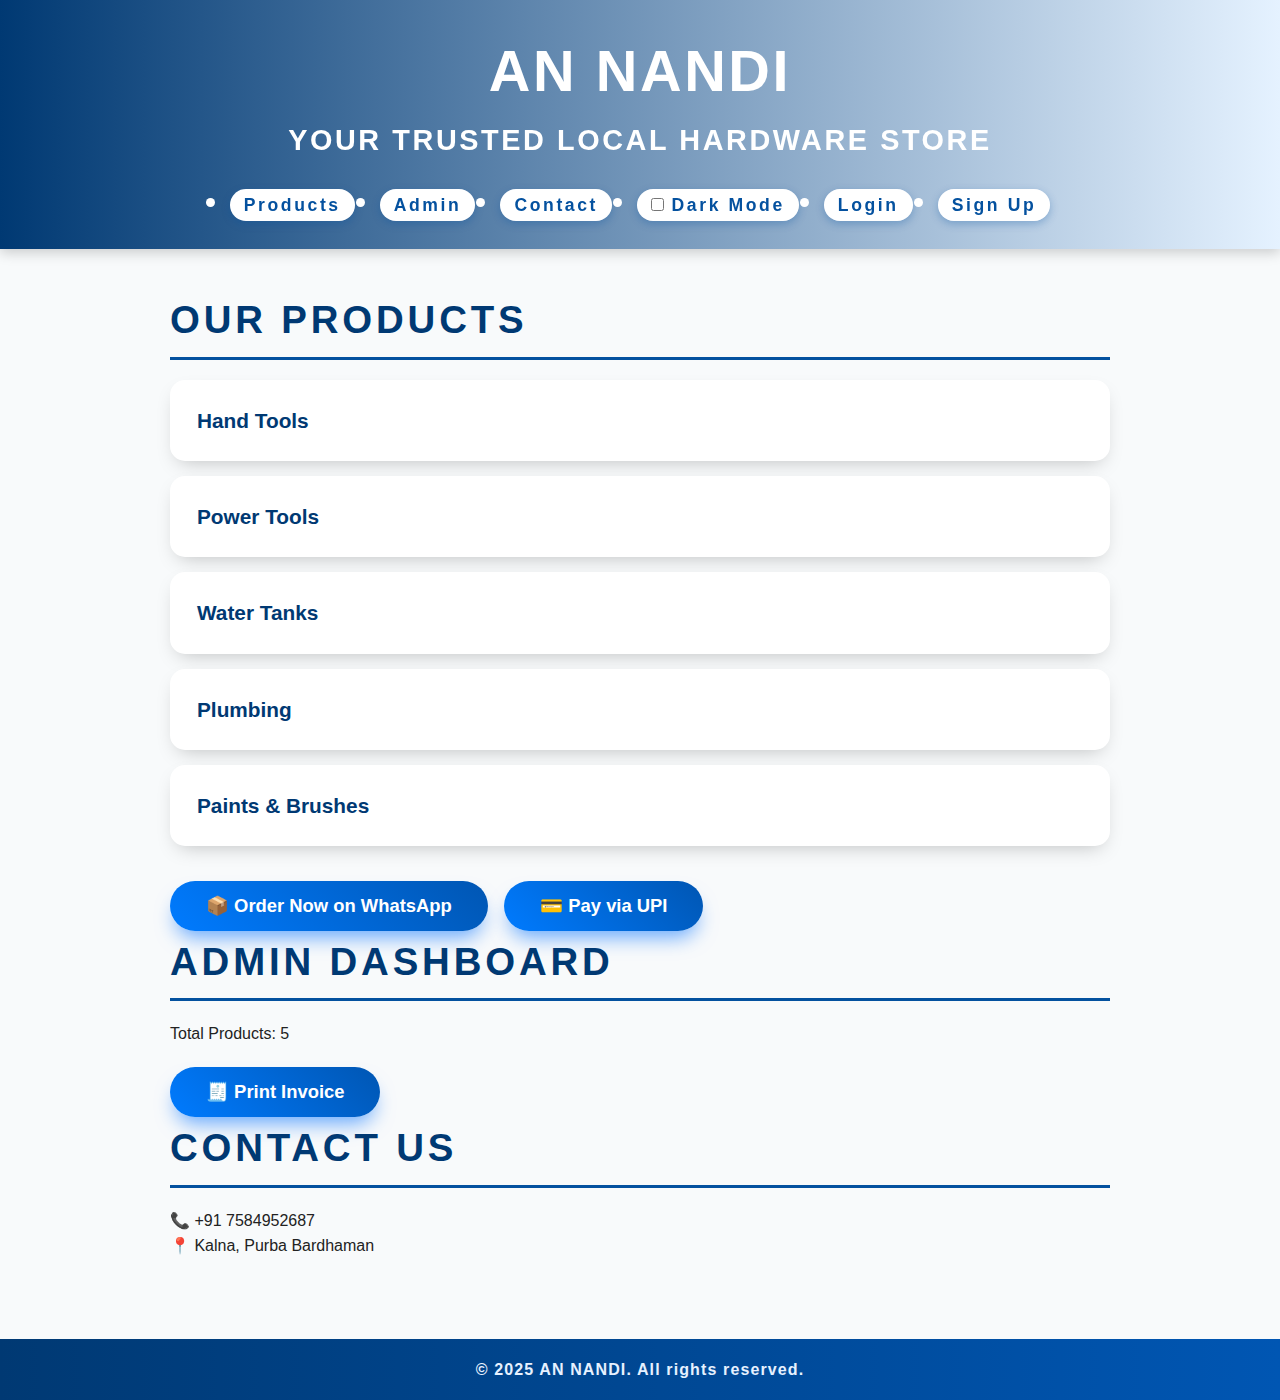
<file: index.html>
<!DOCTYPE html>
<html lang="en">
<head>
  <meta charset="UTF-8" />
  <meta name="viewport" content="width=device-width, initial-scale=1" />
  <title>AN NANDI</title>
  <meta name="description" content="AN NANDI - Your Trusted Local Hardware Store providing tools, plumbing, electrical goods, paints, and accessories." />
  <meta name="keywords" content="hardware store, tools, plumbing, electrical goods, paints, accessories, local store" />
  <link rel="stylesheet" href="style.css" />
</head>
<body>

  <header>
    <h1>AN NANDI</h1>
    <p>Your Trusted Local Hardware Store</p>
    <nav>
      <ul>
        <li><a href="#products">Products</a></li>
        <li><a href="#admin">Admin</a></li>
        <li><a href="#contact">Contact</a></li>
        <li>
          <label><input type="checkbox" id="themeSwitcher" /> Dark Mode</label>
        </li>
        <li><a href="login.html">Login</a></li>
        <li><a href="signup.html">Sign Up</a></li>
      </ul>
    </nav>
  </header>

  <main>
    <section id="products">
      <h2>Our Products</h2>
      <div class="product-card" tabindex="0" role="button" data-product="handTools">Hand Tools</div>
      <div class="product-card" tabindex="0" role="button" data-product="powerTools">Power Tools</div>
      <div class="product-card" tabindex="0" role="button" data-product="waterTanks">Water Tanks</div>
      <div class="product-card" tabindex="0" role="button" data-product="plumbingMaterials">Plumbing</div>
      <div class="product-card" tabindex="0" role="button" data-product="paintsBrushes">Paints & Brushes</div>

      <button onclick="orderNow()">📦 Order Now on WhatsApp</button>
      <button onclick="payOnline()">💳 Pay via UPI</button>
    </section>

    <section id="admin">
      <h2>Admin Dashboard</h2>
      <p>Total Products: <span id="totalProducts">5</span></p>
      <button onclick="printInvoice()">🧾 Print Invoice</button>
    </section>

    <section id="contact">
      <h2>Contact Us</h2>
      <p>📞 +91 7584952687</p>
      <p>📍 Kalna, Purba Bardhaman</p>
    </section>
  </main>

  <!-- Product Modal -->
  <div id="productModal" class="modal" hidden aria-modal="true" role="dialog" aria-labelledby="modalTitle" aria-describedby="modalDesc">
    <div class="modal-content">
      <button class="close-btn" aria-label="Close modal">&times;</button>
      <h2 id="modalTitle"></h2>
      <div id="modalDesc"></div>
      <div id="modalLinks"></div>
    </div>
    <div class="modal-overlay"></div>
  </div>

  <footer>
    <p>&copy; 2025 AN NANDI. All rights reserved.</p>
  </footer>

  <script src="script.js"></script>
</body>
</html>
</file>
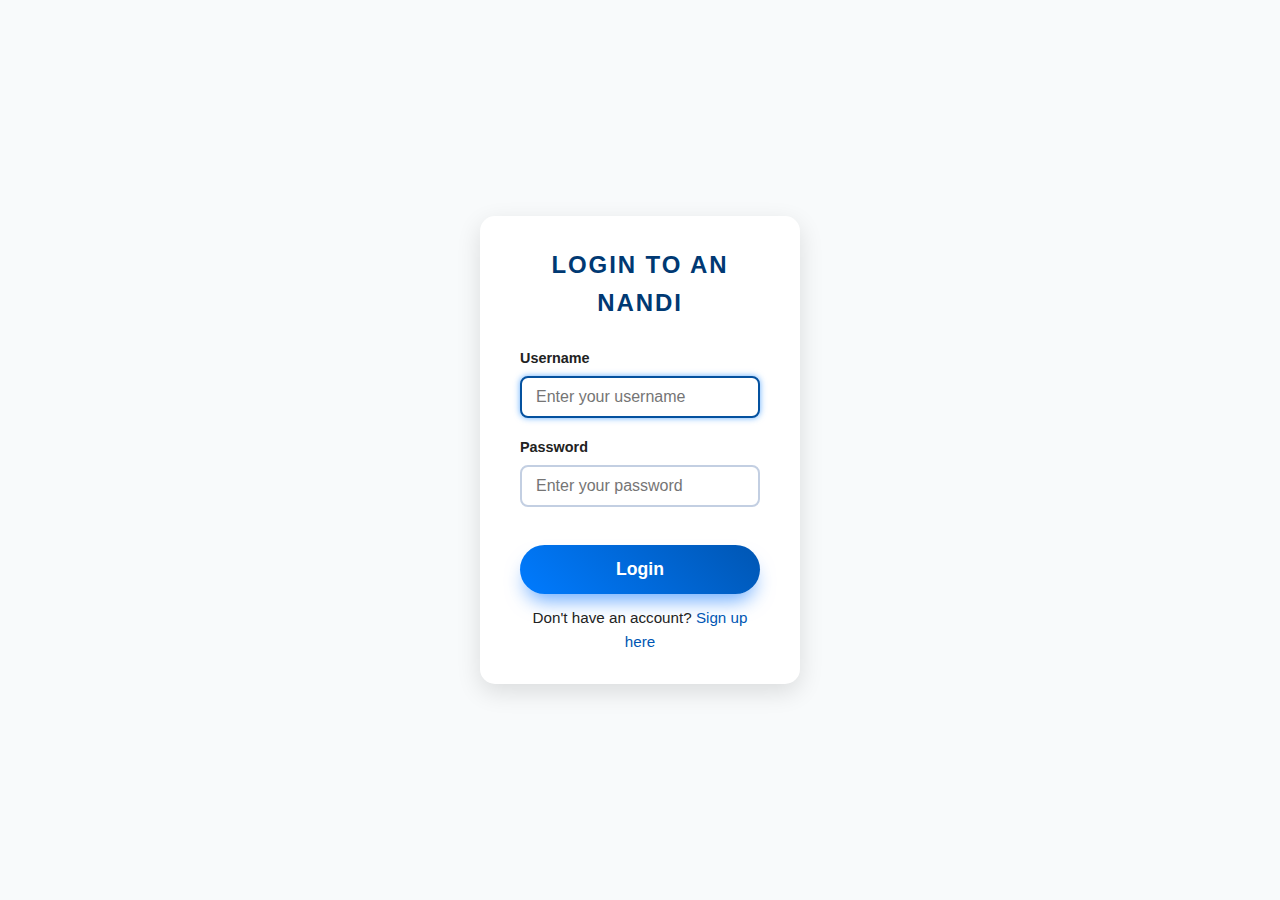
<file: dashboard.html>
<!DOCTYPE html>
<html lang="en">
<head>
  <meta charset="UTF-8" />
  <meta name="viewport" content="width=device-width, initial-scale=1" />
  <title>Dashboard - AN NANDI</title>
  <link rel="stylesheet" href="style.css" />
  <style>
    main {
      max-width: 720px;
      margin: 40px auto 80px;
      padding: 0 20px;
    }
    h1 {
      text-align: center;
      color: #003973;
      text-transform: uppercase;
      letter-spacing: 0.1em;
      margin-bottom: 8px;
      font-weight: 700;
    }
    p.welcome-msg {
      text-align: center;
      margin-bottom: 24px;
      font-size: 1.2rem;
      color: #04519f;
      font-weight: 600;
    }
    body.dark-mode main h1,
    body.dark-mode main p.welcome-msg {
      color: #a2c6ff;
    }
    table {
      width: 100%;
      border-collapse: collapse;
      box-shadow: 0 8px 20px rgba(0,0,0,0.1);
      border-radius: 12px;
      overflow: hidden;
    }
    thead {
      background: #04519f;
      color: white;
      font-weight: 700;
    }
    tr:nth-child(even) {
      background: #f5f9ff;
    }
    td, th {
      padding: 14px 18px;
      border-bottom: 1px solid #ddd;
      text-align: center;
      font-size: 1rem;
    }
    button.logout {
      margin-top: 30px;
      background: #d9534f;
      border-radius: 35px;
      width: 140px;
      color: white;
      font-weight: 700;
      font-size: 1.1rem;
      padding: 12px 20px;
      border: none;
      cursor: pointer;
      box-shadow: 0 8px 15px -4px rgba(217,83,79,0.7);
      transition: background-color 0.3s ease, box-shadow 0.3s ease;
      display: block;
      margin-left: auto;
      margin-right: auto;
      user-select: none;
    }
    button.logout:hover,
    button.logout:focus {
      background: #c9302c;
      box-shadow: 0 15px 30px -7px rgba(217,83,79,0.9);
      outline: none;
    }
    @media (max-width: 540px) {
      td, th {
        font-size: 0.9rem;
        padding: 12px 10px;
      }
      button.logout {
        width: 100%;
      }
    }
  </style>
</head>
<body>
  <main>
    <h1>Your Purchase History</h1>
    <p class="welcome-msg">Welcome, <span id="welcomeUser"></span>!</p>
    <table id="historyTable" aria-label="Purchase history table">
      <thead>
        <tr>
          <th>Order ID</th>
          <th>Product</th>
          <th>Date</th>
          <th>Amount</th>
        </tr>
      </thead>
      <tbody>
        <!-- Filled dynamically -->
      </tbody>
    </table>

    <button class="logout" id="logoutBtn">Logout</button>
  </main>

  <script>
    // Redirect to login if not logged in
    const username = localStorage.getItem("loggedInUser");
    if (!username) {
      alert("You need to login first.");
      window.location.href = "login.html";
    }

    document.getElementById('welcomeUser').textContent = username || "";

    // Render purchase history
    const history = JSON.parse(localStorage.getItem("purchaseHistory")) || [];
    const tbody = document.querySelector("#historyTable tbody");

    if (history.length === 0) {
      tbody.innerHTML = '<tr><td colspan="4" style="text-align:center; font-style: italic;">No purchase history found.</td></tr>';
    } else {
      history.forEach(item => {
        const row = document.createElement("tr");
        row.innerHTML = `
          <td>${item.id}</td>
          <td>${item.product}</td>
          <td>${item.date}</td>
          <td>${item.amount}</td>
        `;
        tbody.appendChild(row);
      });
    }

    // Logout button clears session and redirects to login
    document.getElementById("logoutBtn").addEventListener("click", () => {
      localStorage.removeItem("loggedInUser");
      localStorage.removeItem("purchaseHistory");
      window.location.href = "login.html";
    });
  </script>
</body>
</html>
</file>
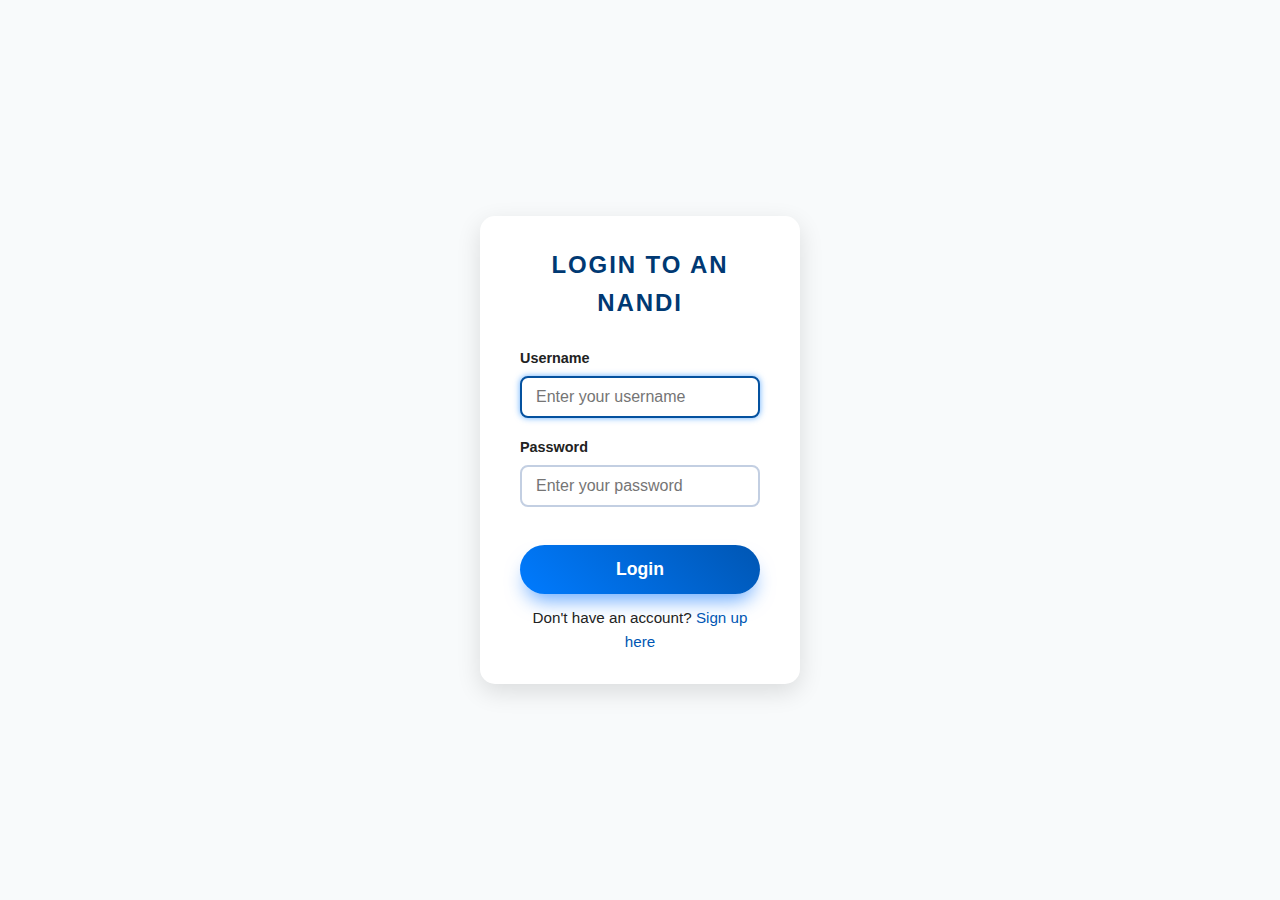
<file: login.html>
<!DOCTYPE html>
<html lang="en">
<head>
  <meta charset="UTF-8" />
  <meta name="viewport" content="width=device-width, initial-scale=1" />
  <title>Login - AN NANDI</title>
  <link rel="stylesheet" href="style.css" />
  <style>
    body {
      background: #f8fafb;
      font-family: 'Segoe UI', Tahoma, Geneva, Verdana, sans-serif;
      min-height: 100vh;
      display: flex;
      justify-content: center;
      align-items: center;
      color: #222;
    }
    .login-container {
      background: white;
      padding: 30px 40px;
      border-radius: 15px;
      box-shadow: 0 8px 25px rgba(0, 0, 0, 0.12);
      width: 320px;
    }
    h2 {
      margin-bottom: 24px;
      color: #003973;
      font-weight: 700;
      text-align: center;
      text-transform: uppercase;
      letter-spacing: 0.08em;
    }
    label {
      display: block;
      margin-bottom: 6px;
      font-weight: 600;
      font-size: 0.9rem;
    }
    input[type="text"],
    input[type="password"] {
      width: 100%;
      padding: 10px 14px;
      margin-bottom: 18px;
      border: 2px solid #c3cfe2;
      border-radius: 8px;
      font-size: 1rem;
      transition: border-color 0.3s ease;
    }
    input[type="text"]:focus,
    input[type="password"]:focus {
      outline: none;
      border-color: #04519f;
      box-shadow: 0 0 6px #1a87ffaa;
    }
    button {
      width: 100%;
      padding: 14px 0;
      background: linear-gradient(45deg, #007bff, #0056b3);
      border: none;
      border-radius: 40px;
      color: white;
      font-weight: 700;
      font-size: 1.1rem;
      cursor: pointer;
      box-shadow: 0 12px 20px -6px rgba(0, 112, 255, 0.6);
      transition: background 0.4s ease, box-shadow 0.3s ease;
    }
    button:hover,
    button:focus {
      background: linear-gradient(45deg, #0056b3, #003973);
      box-shadow: 0 20px 30px -6px rgba(0, 112, 255, 0.8);
      outline: none;
    }
    .error-msg {
      color: #d9534f;
      font-weight: 600;
      font-size: 0.9rem;
      margin-bottom: 12px;
      display: none;
      text-align: center;
    }
    .link {
      text-align: center;
      margin-top: 12px;
      font-size: 0.95rem;
    }
    .link a {
      color: #0056b3;
      text-decoration: none;
    }
    .link a:hover,
    .link a:focus {
      text-decoration: underline;
      outline: none;
    }
  </style>
</head>
<body>
  <div class="login-container">
    <h2>Login to AN NANDI</h2>
    <div class="error-msg" id="errorMsg">Invalid credentials. Please try again.</div>
    <form id="loginForm" autocomplete="off">
      <label for="username">Username</label>
      <input type="text" id="username" name="username" required placeholder="Enter your username" autofocus />

      <label for="password">Password</label>
      <input type="password" id="password" name="password" required placeholder="Enter your password" />

      <button type="submit">Login</button>
    </form>

    <div class="link" style="margin-top: 12px;">
      Don't have an account? <a href="signup.html">Sign up here</a>
    </div>
  </div>

  <script>
    const form = document.getElementById("loginForm");
    const errorMsg = document.getElementById("errorMsg");

    function getUsers() {
      const users = localStorage.getItem("users");
      return users ? JSON.parse(users) : {};
    }

    form.addEventListener("submit", (e) => {
      e.preventDefault();
      errorMsg.style.display = "none";

      const username = form.username.value.trim();
      const password = form.password.value;
      const users = getUsers();

      if (users[username] && users[username].password === password) {
        localStorage.setItem("loggedInUser", username);
        localStorage.setItem("purchaseHistory", JSON.stringify(users[username].history || []));
        window.location.href = "dashboard.html";
      } else {
        errorMsg.style.display = "block";
      }
    });
  </script>
</body>
</html>
</file>
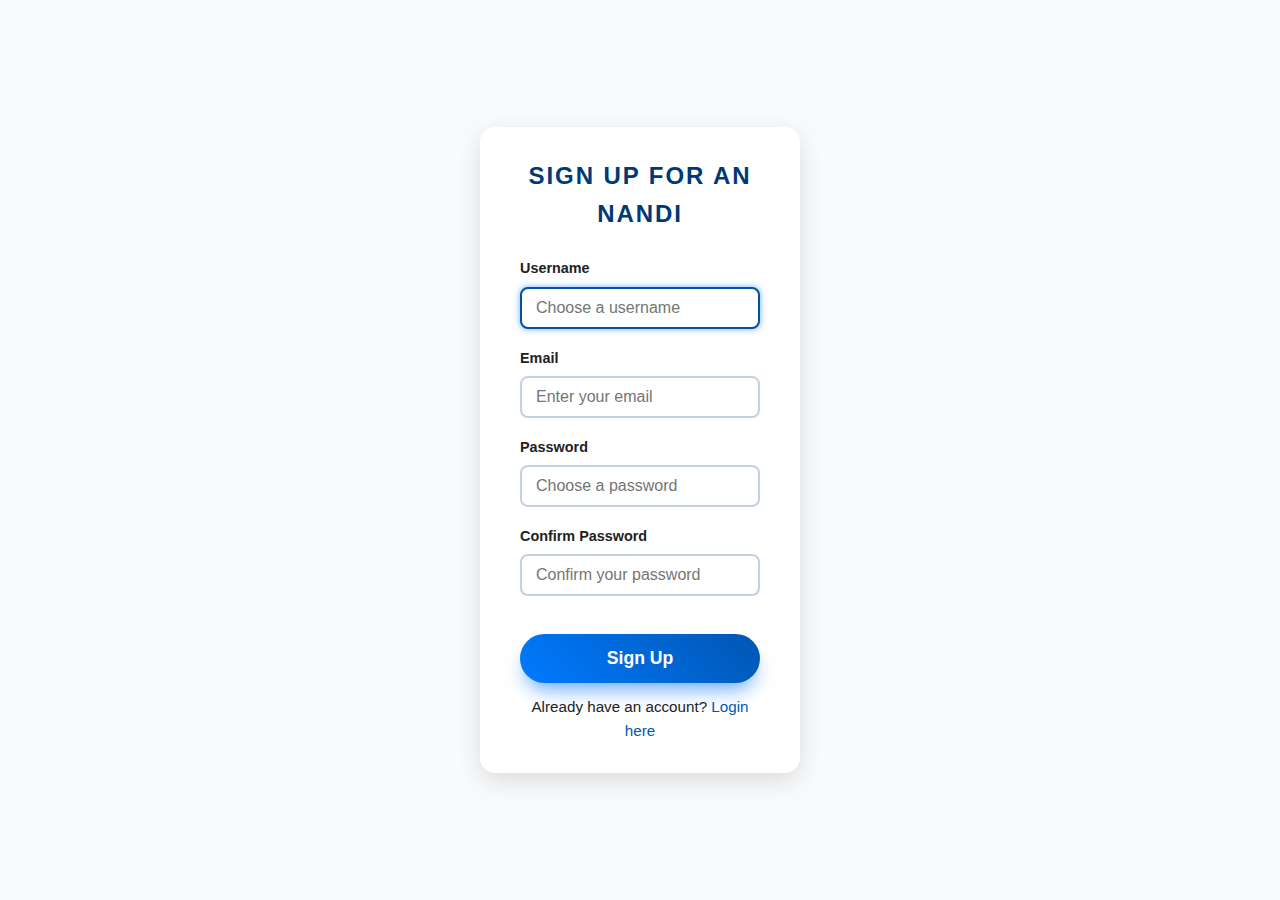
<file: signup.html>
<!DOCTYPE html>
<html lang="en">
<head>
  <meta charset="UTF-8" />
  <meta name="viewport" content="width=device-width, initial-scale=1" />
  <title>Sign Up - AN NANDI</title>
  <link rel="stylesheet" href="style.css" />
  <style>
    body {
      background: #f8fafb;
      font-family: 'Segoe UI', Tahoma, Geneva, Verdana, sans-serif;
      min-height: 100vh;
      display: flex;
      justify-content: center;
      align-items: center;
      color: #222;
    }
    .signup-container {
      background: white;
      padding: 30px 40px;
      border-radius: 15px;
      box-shadow: 0 8px 25px rgba(0, 0, 0, 0.12);
      width: 320px;
    }
    h2 {
      margin-bottom: 24px;
      color: #003973;
      font-weight: 700;
      text-align: center;
      text-transform: uppercase;
      letter-spacing: 0.08em;
    }
    label {
      display: block;
      margin-bottom: 6px;
      font-weight: 600;
      font-size: 0.9rem;
    }
    input[type="text"],
    input[type="password"],
    input[type="email"] {
      width: 100%;
      padding: 10px 14px;
      margin-bottom: 18px;
      border: 2px solid #c3cfe2;
      border-radius: 8px;
      font-size: 1rem;
      transition: border-color 0.3s ease;
    }
    input[type="text"]:focus,
    input[type="password"]:focus,
    input[type="email"]:focus {
      outline: none;
      border-color: #04519f;
      box-shadow: 0 0 6px #1a87ffaa;
    }
    button {
      width: 100%;
      padding: 14px 0;
      background: linear-gradient(45deg, #007bff, #0056b3);
      border: none;
      border-radius: 40px;
      color: white;
      font-weight: 700;
      font-size: 1.1rem;
      cursor: pointer;
      box-shadow: 0 12px 20px -6px rgba(0, 112, 255, 0.6);
      transition: background 0.4s ease, box-shadow 0.3s ease;
    }
    button:hover,
    button:focus {
      background: linear-gradient(45deg, #0056b3, #003973);
      box-shadow: 0 20px 30px -6px rgba(0, 112, 255, 0.8);
      outline: none;
    }
    .message {
      margin-bottom: 16px;
      text-align: center;
      font-weight: 600;
      display: none;
    }
    .message.success {
      color: #28a745;
    }
    .message.error {
      color: #d9534f;
    }
    .link {
      text-align: center;
      margin-top: 12px;
      font-size: 0.95rem;
    }
    .link a {
      color: #0056b3;
      text-decoration: none;
    }
    .link a:hover,
    .link a:focus {
      text-decoration: underline;
      outline: none;
    }
  </style>
</head>
<body>
  <div class="signup-container">
    <h2>Sign Up for AN NANDI</h2>
    <div id="message" class="message"></div>
    <form id="signupForm" autocomplete="off">
      <label for="username">Username</label>
      <input type="text" id="username" name="username" required placeholder="Choose a username" autofocus />

      <label for="email">Email</label>
      <input type="email" id="email" name="email" required placeholder="Enter your email" />

      <label for="password">Password</label>
      <input type="password" id="password" name="password" required placeholder="Choose a password" minlength="6" />

      <label for="confirmPassword">Confirm Password</label>
      <input type="password" id="confirmPassword" name="confirmPassword" required placeholder="Confirm your password" minlength="6" />

      <button type="submit">Sign Up</button>
    </form>
    <div class="link">
      Already have an account? <a href="login.html">Login here</a>
    </div>
  </div>

  <script>
    const form = document.getElementById("signupForm");
    const messageEl = document.getElementById("message");

    function getUsers() {
      const users = localStorage.getItem("users");
      return users ? JSON.parse(users) : {};
    }

    function saveUsers(users) {
      localStorage.setItem("users", JSON.stringify(users));
    }

    form.addEventListener("submit", (e) => {
      e.preventDefault();
      messageEl.style.display = "none";
      messageEl.textContent = "";
      messageEl.className = "message";

      const username = form.username.value.trim();
      const email = form.email.value.trim();
      const password = form.password.value;
      const confirmPassword = form.confirmPassword.value;

      if (password !== confirmPassword) {
        messageEl.textContent = "Passwords do not match.";
        messageEl.classList.add("error");
        messageEl.style.display = "block";
        return;
      }

      const users = getUsers();
      if (users[username]) {
        messageEl.textContent = "Username already taken. Please choose another.";
        messageEl.classList.add("error");
        messageEl.style.display = "block";
        return;
      }

      const emailRegex = /^[^\s@]+@[^\s@]+\.[^\s@]+$/;
      if (!emailRegex.test(email)) {
        messageEl.textContent = "Please enter a valid email address.";
        messageEl.classList.add("error");
        messageEl.style.display = "block";
        return;
      }

      // Save new user (for demo only, no password hashing!)
      users[username] = { password, email, history: [] };
      saveUsers(users);

      messageEl.textContent = "Sign up successful! Redirecting to login...";
      messageEl.classList.add("success");
      messageEl.style.display = "block";

      setTimeout(() => {
        window.location.href = "login.html";
      }, 2000);
    });
  </script>
</body>
</html>
</file>
<file: style.css>
/* Reset & Box Sizing */
* {
  box-sizing: border-box;
  margin: 0;
  padding: 0;
}

body {
  font-family: 'Segoe UI', Tahoma, Geneva, Verdana, sans-serif;
  font-weight: 400;
  background: #f8fafb;
  color: #222;
  line-height: 1.6;
  transition: background-color 0.3s ease, color 0.3s ease;
  min-height: 100vh;
}

/* Dark Mode */
.dark-mode {
  background-color: #121212;
  color: #e0e0e0;
}

/* Header */
header {
  background: linear-gradient(90deg, #003973, #e5f2ff);
  color: #fff;
  padding: 25px 20px;
  text-align: center;
  box-shadow: 0 4px 12px rgba(0, 0, 0, 0.18);
  position: sticky;
  top: 0;
  z-index: 100;
  font-weight: 600;
  letter-spacing: 0.09em;
  text-transform: uppercase;
  font-size: 1.8rem;
}

/* Navigation */
nav ul {
  margin-top: 15px;
  display: flex;
  justify-content: center;
  gap: 25px;
  flex-wrap: wrap;
}

nav a, nav label {
  color: #04519f;
  font-weight: 600;
  cursor: pointer;
  text-decoration: none;
  text-transform: capitalize;
  font-size: 1.1rem;
  padding: 6px 14px;
  border-radius: 30px;
  background: white;
  box-shadow: 0 3px 8px rgba(4,81,159,0.3);
  transition: background-color 0.3s ease, color 0.3s ease, box-shadow 0.3s ease;
}

nav a:hover, nav label:hover,
nav a:focus, nav label:focus {
  background-color: #04519f;
  color: white;
  outline: none;
  box-shadow: 0 6px 20px rgba(4,81,159,0.5);
}

/* Main container */
main {
  max-width: 980px;
  margin: 40px auto 80px;
  padding: 0 20px;
}

/* Section Titles */
section h2 {
  color: #003973;
  font-weight: 700;
  font-size: 2.4rem;
  margin-bottom: 20px;
  border-bottom: 3px solid #04519f;
  padding-bottom: 6px;
  letter-spacing: 0.1em;
  text-transform: uppercase;
}

/* Product Cards */
.product-card {
  background: white;
  padding: 22px 25px;
  margin: 15px 0;
  border-radius: 15px;
  box-shadow: 0 8px 20px -8px rgba(0, 0, 0, 0.25);
  cursor: pointer;
  font-size: 1.3rem;
  font-weight: 600;
  color: #003973;
  border: 2px solid transparent;
  transition:
    color 0.3s ease,
    background-color 0.4s ease,
    transform 0.3s ease,
    box-shadow 0.35s ease,
    border-color 0.3s ease;
  user-select: none;
}

.product-card:hover,
.product-card:focus {
  background-color: #e5f2ff;
  color: #04519f;
  border-color: #04519f;
  transform: translateY(-7px);
  box-shadow: 0 16px 35px -5px rgba(4,81,159,0.45);
  outline: none;
}

/* Buttons */
button {
  background: linear-gradient(45deg, #007bff, #0056b3);
  color: white;
  font-weight: 700;
  font-size: 1.15rem;
  border-radius: 40px;
  border: none;
  padding: 14px 36px;
  margin: 20px 12px 0 0;
  cursor: pointer;
  box-shadow: 0 12px 20px -6px rgba(0, 112, 255, 0.6);
  transition:
    background 0.4s ease,
    box-shadow 0.3s ease,
    transform 0.25s ease;
  user-select: none;
}

button:hover,
button:focus {
  background: linear-gradient(45deg, #0056b3, #003973);
  box-shadow: 0 20px 30px -6px rgba(0, 112, 255, 0.8);
  transform: scale(1.06);
  outline: none;
}

/* Footer */
footer {
  background: linear-gradient(90deg, #003973, #0056b3);
  color: #e6f1ff;
  text-align: center;
  padding: 18px 10px;
  font-weight: 600;
  letter-spacing: 0.07em;
  position: relative;
  bottom: 0;
  font-size: 1rem;
}

/* Modal */
.modal {
  position: fixed;
  top: 0; left: 0;
  width: 100%; height: 100%;
  display: flex;
  justify-content: center;
  align-items: center;
  z-index: 1200;
  opacity: 0;
  pointer-events: none;
  backdrop-filter: blur(5px);
  background: rgba(0, 0, 0, 0.45);
  transition: opacity 0.4s ease;
}

.modal[aria-hidden="false"] {
  opacity: 1;
  pointer-events: auto;
}

.modal-content {
  background: white;
  border-radius: 18px;
  box-shadow: 0 25px 50px rgba(4,81,159,0.35);
  max-width: 540px;
  width: 90%;
  max-height: 85vh;
  overflow-y: auto;
  position: relative;
  padding: 32px 38px 38px 38px;
  color: #003973;
  font-family: 'Segoe UI', Tahoma, Geneva, Verdana, sans-serif;
  font-weight: 500;
  font-size: 1.05rem;
  letter-spacing: 0.02em;
  transition: transform 0.45s ease;
  transform: translateY(-30px);
}

.modal[aria-hidden="false"] .modal-content {
  transform: translateY(0);
}

/* Modal Close Button */
.close-btn {
  position: absolute;
  top: 14px;
  right: 20px;
  font-size: 1.8rem;
  background: none;
  border: none;
  color: #04519f;
  cursor: pointer;
  transition: color 0.3s ease;
  padding: 5px;
}

.close-btn:hover,
.close-btn:focus {
  color: #007bff;
  outline: none;
}

#modalTitle {
  font-weight: 700;
  font-size: 1.6rem;
  margin-bottom: 18px;
  text-transform: uppercase;
  letter-spacing: 0.1em;
  color: #003973;
}

#modalDesc p {
  margin-bottom: 16px;
  line-height: 1.5;
}

#modalLinks a {
  color: #007bff;
  font-weight: 700;
  margin-right: 22px;
  text-decoration: none;
  padding-bottom: 2px;
  border-bottom: 2px solid transparent;
  transition: border-color 0.25s ease;
}

#modalLinks a:hover,
#modalLinks a:focus {
  border-bottom: 2px solid #007bff;
  outline: none;
}

/* Responsive tweaks */
@media (max-width: 620px) {
  nav ul {
    flex-direction: column;
    gap: 12px;
  }

  .modal-content {
    width: 95%;
    padding: 24px 28px 28px 28px;
  }

  section h2 {
    font-size: 1.9rem;
  }

  .product-card {
    font-size: 1.1rem;
    padding: 18px 20px;
  }
}
</file>
